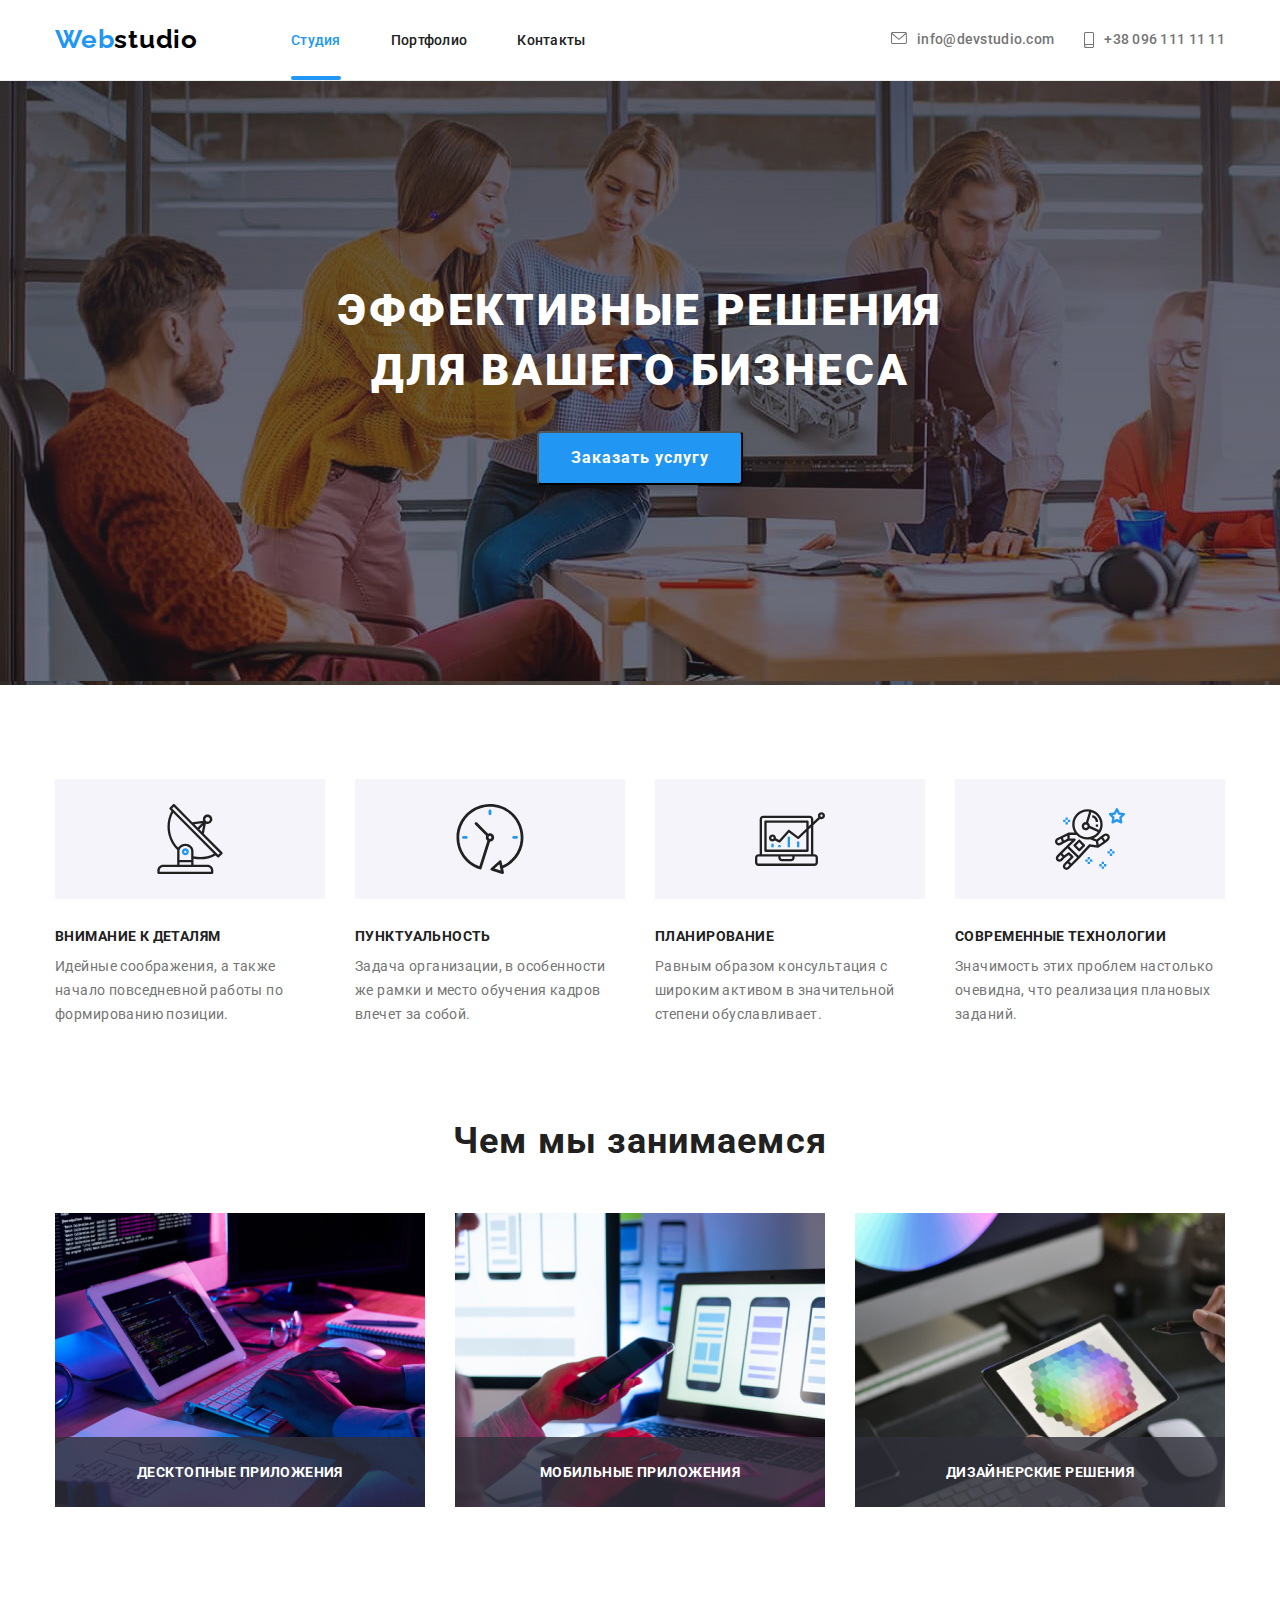
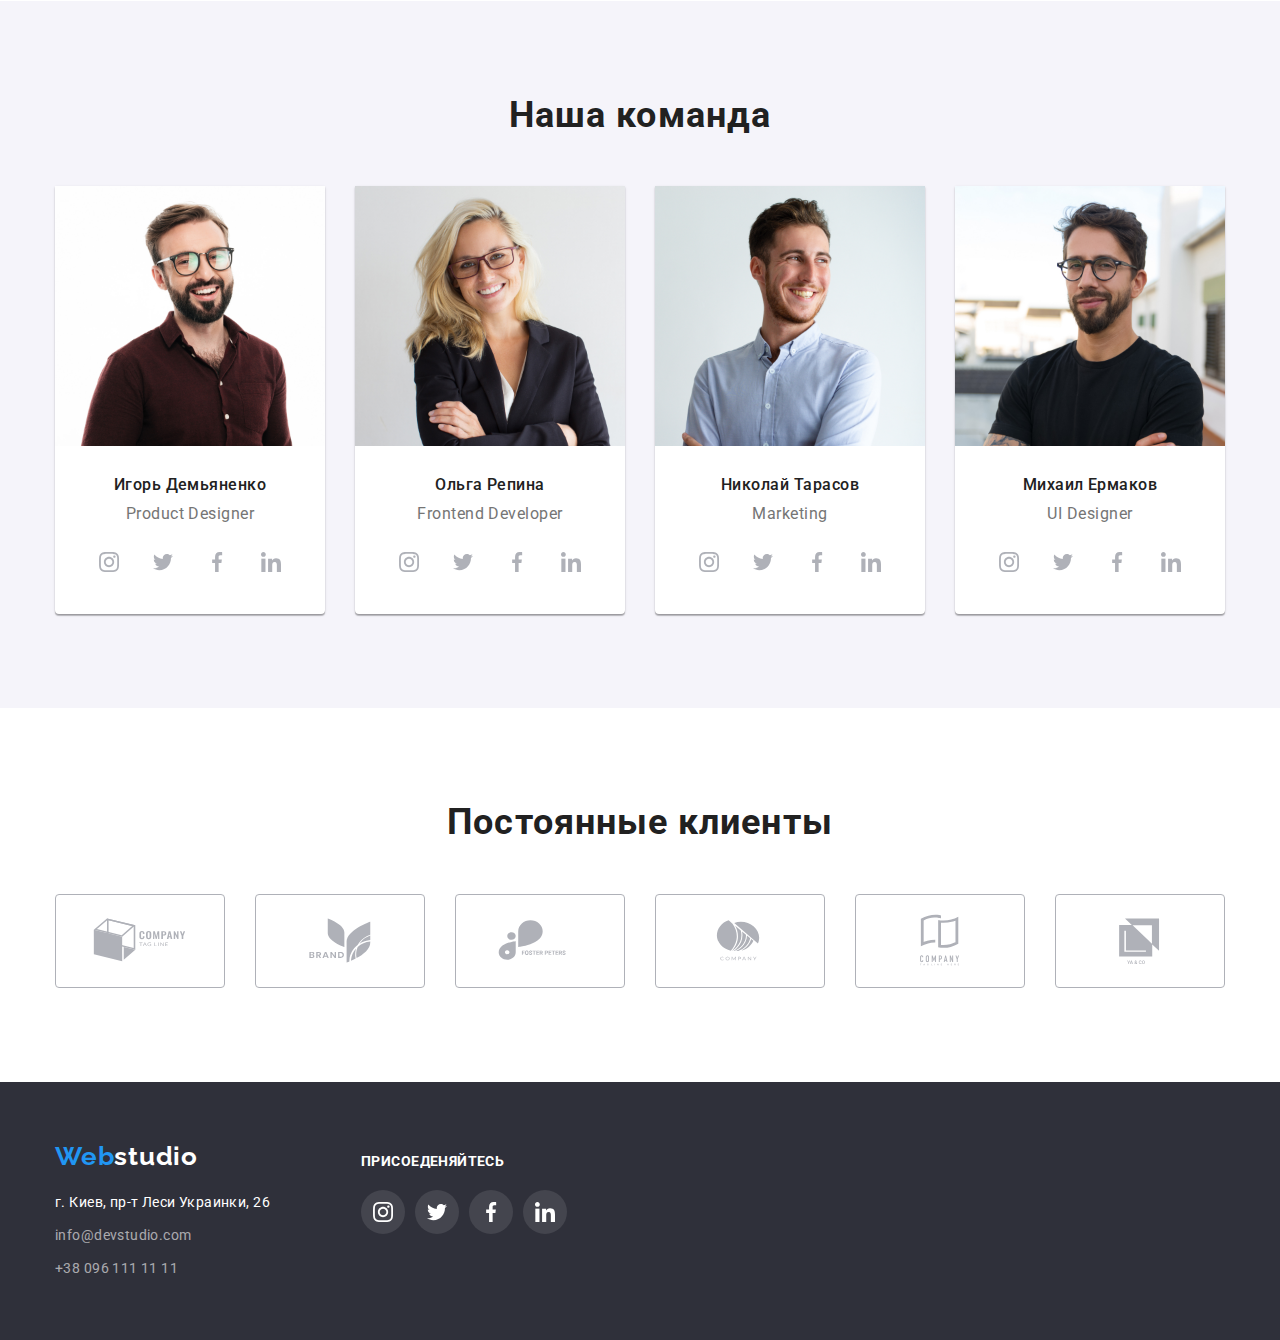
<file: index.html>
<!DOCTYPE html>
<html lang="en">
<head>
    <meta charset="UTF-8">
    <meta http-equiv="X-UA-Compatible" content="IE=edge">
    <meta name="viewport" content="width=device-width, initial-scale=1.0">
    <title>Document</title>
    <link rel="preconnect" href="https://fonts.googleapis.com">
    <link rel="preconnect" href="https://fonts.gstatic.com" crossorigin>
    <link href="https://fonts.googleapis.com/css2?family=Raleway:wght@700&family=Roboto:wght@400;500;700;900&display=swap"
        rel="stylesheet">
    <link rel="stylesheet" href="https://cdnjs.cloudflare.com/ajax/libs/modern-normalize/1.1.0/modern-normalize.min.css" />
    <link rel="stylesheet" href="./css/styles.css" />
</head>
<body>

<!-- Шапка страницы -->

    <header class="header">
        <div class="conteiner">
            <nav class="header-nav">
                <a href="#" class="logo">Web<span class="logo-icon">studio</span></a>
    
         <!-- Навигация на другие страницы -->
                <ul class="nav">
                    <li class="nav-item"><a href="./index.html" class="nav-pagination activ"> Студия</a></li>
                    <li class="nav-item"><a href="./portfolio.html" class="nav-pagination ">Портфолио</a></li>
                    <li class="nav-item"><a href="#" class="nav-pagination ">Контакты</a></li>
                </ul>
    
    
         <!-- Ссылка на вебсайт-->
                <div class="nav-box">
                    <a href="mailto:info@devstudio.com"
                     class="nav-all"><info@devstudio.com>
                        <svg class="svg-list" width="16" height="12">
                            <use href="./images/icons.svg/symbol-defs.svg#icon-envelope"></use>
                        </svg>info@devstudio.com</a>
        <!-- Ссылка на телефонный номер -->
                    <a href="tel:+380961111111"  class="nav-all-phone">
                     
                     <svg class="svg-list" width="10" height="16"> 
                        <use href="./images/icons.svg/symbol-defs.svg#icon-smartphone"></use>
                    </svg> +38 096 111 11 11</a>
                </div>
            </nav>
        </div>
    </header>

<!-- Уникальный контент страницы -->

    <main>
        <section class="hero">
            <h1 class="hero-title">Эффективные решения для вашего бизнеса</h1>
            <button type="button" class="hero-button" data-modal-open >Заказать услугу</button>
        </section>

<!-- Особенности -->

        <section class="section">
        <div class="conteiner">
            <ul class="special-container">
                <li class="special-box">
                    <div class="box-svg">
                    <svg class="svg" width="70" height="70"> 
                        <use href="./images/icons.svg/symbol-defs.svg#icon-antenna"></use>
                    </svg>
                    </div>
                <h3 class="title-list">Внимание к деталям</h3>
                <p class="title-text">Идейные соображения, а также начало повседневной работы по формированию позиции.</p>
                </li>
                <li class="special-box">
                    <div class="box-svg">
                        <svg class="svg" width="70" height="70">
                            <use href="./images/icons.svg/symbol-defs.svg#icon-clock"></use>
                        </svg>
                    </div>
                <h3 class="title-list">Пунктуальность</h3>
                <p class="title-text">Задача организации, в особенности же рамки и место обучения кадров влечет за собой.</p>
                </li>
                <li class="special-box">
                    <div class="box-svg">
                        <svg class="svg"  width="70" height="70">
                            <use href="./images/icons.svg/symbol-defs.svg#icon-diagram"></use>
                        </svg>
                    </div>
                <h3 class="title-list">Планирование</h3>
                <p class="title-text">Равным образом консультация с широким активом в значительной степени обуславливает.</p>
                </li>
                <li class="special-box">
                    <div class="box-svg">
                        <svg class="svg"  width="70" height="70">
                            <use href="./images/icons.svg/symbol-defs.svg#icon-astronaut"></use>
                        </svg>
                    </div>
                <h3 class="title-list">Современные технологии</h3>
                <p class="title-text">Значимость этих проблем настолько очевидна, что реализация плановых заданий.</p>
                </li>
            </ul>
        </div>
        </section>

<!-- Чем мы занимаемся -->

        <section class="section special-section">
        <div class="conteiner">
            <h2 class="work-title">Чем мы занимаемся</h2>
            <ul class="work-container">
                <li class="work-box">
                  <div class="shedow">
                    <h3 class="shedow-text">Десктопные приложения</h3>
                  </div>
                <img class="shedow-image" src="./images/box1.jpg" alt="работа 1"
                width="370" />
                </li>   
                <li class="work-box">
                  <div class="shedow">
                    <h3 class="shedow-text">Мобильные приложения</h3>
                  </div>
                <img src="./images/box2.jpg" alt="работа 2"
                 width="370" />
                </li>   
                <li class="work-box">
                <div class="shedow">
                    <h3 class="shedow-text">Дизайнерские решения</h3>
                </div>
                <img src="./images/box3.jpg" alt="работа 3"
                 width="370" />
                </li>
            </ul>
        </div>
        </section>

<!-- Наша команда -->

        <section class="section command ">
            <div class="conteiner">
                <h2 class="work-title">Наша команда</h2>
                <ul class="command-container">
                    <li class="command-box">
                        <img src="./images/foto1.jpg" alt="фотография Игоря Демьяненко"
                         width="270" height="260" />
                        <div class="list-box">
                        <h3 class="command-title-list">Игорь Демьяненко</h3>
                        <p class="command-title-text">Product Designer</p>
                        <ul class="social-box">
                            <li class="social-list">
                                <a href="#"class="social"><svg class="svg-list-ico" width="20" height="20">
                                    <use href="./images/icons.svg/symbol-defs.svg#icon-instagram-2"></use>
                                </svg></a>
                            </li>
                            <li class="social-list">
                                <a href="#" class="social"><svg class="svg-list-ico" width="20" height="20">
                                    <use href="./images/icons.svg/symbol-defs.svg#icon-twitter-1"></use>
                                    </svg></a>
                            </li>
                            <li class="social-list">
                                <a href="#" class="social"><svg class="svg-list-ico" width="20" height="20">
                                    <use href="./images/icons.svg/symbol-defs.svg#icon-facebook-1"></use>
                                    </svg></a>
                            </li>
                            <li class="social-list">
                                <a href="#" class="social"><svg class="svg-list-ico" width="20" height="20">
                                    <use href="./images/icons.svg/symbol-defs.svg#icon-linkedin-1"></use>
                                    </svg></a>
                            </li class="social-list">
                        </ul>
                        </div>
                    </li>
                    <li class="command-box">
                        <img src="./images/foto2.jpg" alt="фотография Ольги Репиной"
                        width="270" height="260" />
                        <div class="list-box">
                        <h3 class="command-title-list">Ольга Репина</h3>
                        <p class="command-title-text">Frontend Developer</p>
                        <ul class="social-box">
                            <li class="social-list">
                                <a href="#" class="social"><svg class="svg-list-ico" width="20" height="20">
                                    <use href="./images/icons.svg/symbol-defs.svg#icon-instagram-2"></use>
                                    </svg></a>
                            </li>
                            <li class="social-list">
                                <a href="#" class="social"><svg class="svg-list-ico" width="20" height="20">
                                    <use href="./images/icons.svg/symbol-defs.svg#icon-twitter-1"></use>
                                    </svg></a>
                            </li>
                            <li class="social-list">
                                <a href="#" class="social"><svg class="svg-list-ico" width="20" height="20">
                                    <use href="./images/icons.svg/symbol-defs.svg#icon-facebook-1"></use>
                                    </svg></a>
                            </li>
                            <li class="social-list">
                                <a href="#" class="social"><svg class="svg-list-ico" width="20" height="20">
                                    <use href="./images/icons.svg/symbol-defs.svg#icon-linkedin-1"></use>
                                    </svg></a>
                            </li class="social-list">
                        </ul>
                        </div>
                    </li>
                    <li class="command-box">
                        <img src="./images/foto3.jpg" alt="фотография Николая Тарасова"
                        width="270" height="260" />
                        <div class="list-box">
                        <h3 class="command-title-list">Николай Тарасов</h3>
                        <p class="command-title-text">Marketing</p>
                        <ul class="social-box">
                            <li class="social-list">
                                <a href="#" class="social"><svg class="svg-list-ico" width="20" height="20">
                                    <use href="./images/icons.svg/symbol-defs.svg#icon-instagram-2"></use>
                                    </svg></a>
                            </li>
                            <li class="social-list">
                                <a href="#" class="social"><svg class="svg-list-ico" width="20" height="20">
                                    <use href="./images/icons.svg/symbol-defs.svg#icon-twitter-1"></use>
                                    </svg></a>
                            </li>
                            <li class="social-list">
                                <a href="#" class="social"><svg class="svg-list-ico" width="20" height="20">
                                    <use href="./images/icons.svg/symbol-defs.svg#icon-facebook-1"></use>
                                    </svg></a>
                            </li>
                            <li class="social-list">
                                <a href="#" class="social"><svg class="svg-list-ico" width="20" height="20">
                                    <use href="./images/icons.svg/symbol-defs.svg#icon-linkedin-1"></use>
                                    </svg></a>
                            </li class="social-list">
                        </ul>
                        </div>
                    </li>
                    <li class="command-box">
                        <img src="./images/foto4.jpg" alt="фотография Михаила Ермакова"
                        width="270" height="260" />
                        <div class="list-box">
                        <h3 class="command-title-list">Михаил Ермаков</h3>
                        <p class="command-title-text">UI Designer</p>
                        <ul class="social-box">
                            <li class="social-list">
                                <a href="#" class="social"><svg class="svg-list-ico" width="20" height="20">
                                    <use href="./images/icons.svg/symbol-defs.svg#icon-instagram-2"></use>
                                    </svg></a>
                            </li>
                            <li class="social-list">
                                <a href="#" class="social"><svg class="svg-list-ico" width="20" height="20">
                                    <use href="./images/icons.svg/symbol-defs.svg#icon-twitter-1"></use>
                                    </svg></a>
                            </li>
                            <li class="social-list">
                                <a href="#" class="social"><svg class="svg-list-ico" width="20" height="20">
                                    <use href="./images/icons.svg/symbol-defs.svg#icon-facebook-1"></use>
                                    </svg></a>
                            </li>
                            <li class="social-list">
                                <a href="#" class="social"><svg class="svg-list-ico" width="20" height="20">
                                    <use href="./images/icons.svg/symbol-defs.svg#icon-linkedin-1"></use>
                                    </svg></a>
                            </li class="social-list">
                        </ul>
                        </div>
                    </li>
                </ul>
            </div>
        </section>
        <section class="section">
            <div class="conteiner">
                <h2 class="work-title">Постоянные клиенты</h2>
                <ul class="clients">
                  <li class="clients-box">
                      <a href="#" class="clients-list"><svg class="clients-svg" width="106" height="60">
                        <use href="./images/icons.svg/symbol-defs.svg#icon-logo"></use>
                      </svg></a>
                  </li>
                <li class="clients-box">
                    <a href="#" class="clients-list"><svg class="clients-svg" width="106" height="60">
                            <use href="./images/icons.svg/symbol-defs.svg#icon-logo-1"></use>
                        </svg></a>
                </li>
                <li class="clients-box">
                    <a href="#" class="clients-list"><svg class="clients-svg" width="106" height="60">
                            <use href="./images/icons.svg/symbol-defs.svg#icon-logo-2"></use>
                        </svg></a>
                </li>
                <li class="clients-box">
                    <a href="#" class="clients-list"><svg class="clients-svg" width="106" height="60">
                            <use href="./images/icons.svg/symbol-defs.svg#icon-logo-3"></use>
                        </svg></a>
                </li>
                <li class="clients-box">
                    <a href="#" class="clients-list"><svg class="clients-svg" width="106" height="60">
                            <use href="./images/icons.svg/symbol-defs.svg#icon-logo-4"></use>
                        </svg></a>
                </li>
                <li class="clients-box">
                    <a href="#" class="clients-list"><svg class="clients-svg" width="106" height="60">
                            <use href="./images/icons.svg/symbol-defs.svg#icon-logo-5"></use>
                        </svg></a>
                </li>
                </ul>
            </div>
        </section>
    </main>

<!-- футер -->

    <footer class="footer">
     <div class="conteiner foot ">
        <div class="logo-address">
            <a href="#" class="logo">Web<span class="logo-icon-color">studio</span></a>
            <address class="address">
                <p class="address-text">г. Киев, пр-т Леси Украинки, 26</p>
                <a href="mailto:info@devstudio.com" class="address-all">info@devstudio.com</a>
                <a href="tel:+380961111111" class="address-all-phone">+38 096 111 11 11</a>
            </address>
        </div>
        <div class="call">
            <h3 class="call-title">Присоеденяйтесь</h3>
            <ul class="call-content">
                <li class="call-icon">
                    <a href="#" class="call-list"><svg class="call-svg" width="20" height="20">
                            <use href="./images/icons.svg/symbol-defs.svg#icon-instagram-2"></use>
                        </svg></a>
                </li>
                <li class="call-icon">
                    <a href="#" class="call-list"><svg class="call-svg" width="20" height="20">
                            <use href="./images/icons.svg/symbol-defs.svg#icon-twitter-1"></use>
                        </svg></a>
                </li>
                <li class="call-icon">
                    <a href="#" class="call-list"><svg class="call-svg" width="20" height="20">
                            <use href="./images/icons.svg/symbol-defs.svg#icon-facebook-1"></use>
                        </svg></a>
                </li>
                <li class="call-icon">
                    <a href="#" class="call-list"><svg class="call-svg" width="20" height="20">
                            <use href="./images/icons.svg/symbol-defs.svg#icon-linkedin-1"></use>
                        </svg></a>
                </li class="social-list">
            </ul>
        </div>
     </div>
    </footer>

<!-- модальное окно -->

<div class="backdrop is-hidden" data-modal>
    <div class="modal">
<button type="button" class="close-btn" data-modal-close>
    <svg class="modai-svg" width="11" height="11">
        <use href="./images/icons.svg/symbol-defs.svg#icon-close-black-18dp-2-1"></use>
    </svg>
</button>
    </div>
</div>










<script src="./js/modal.js"></script>
</body>
</html>
</file>
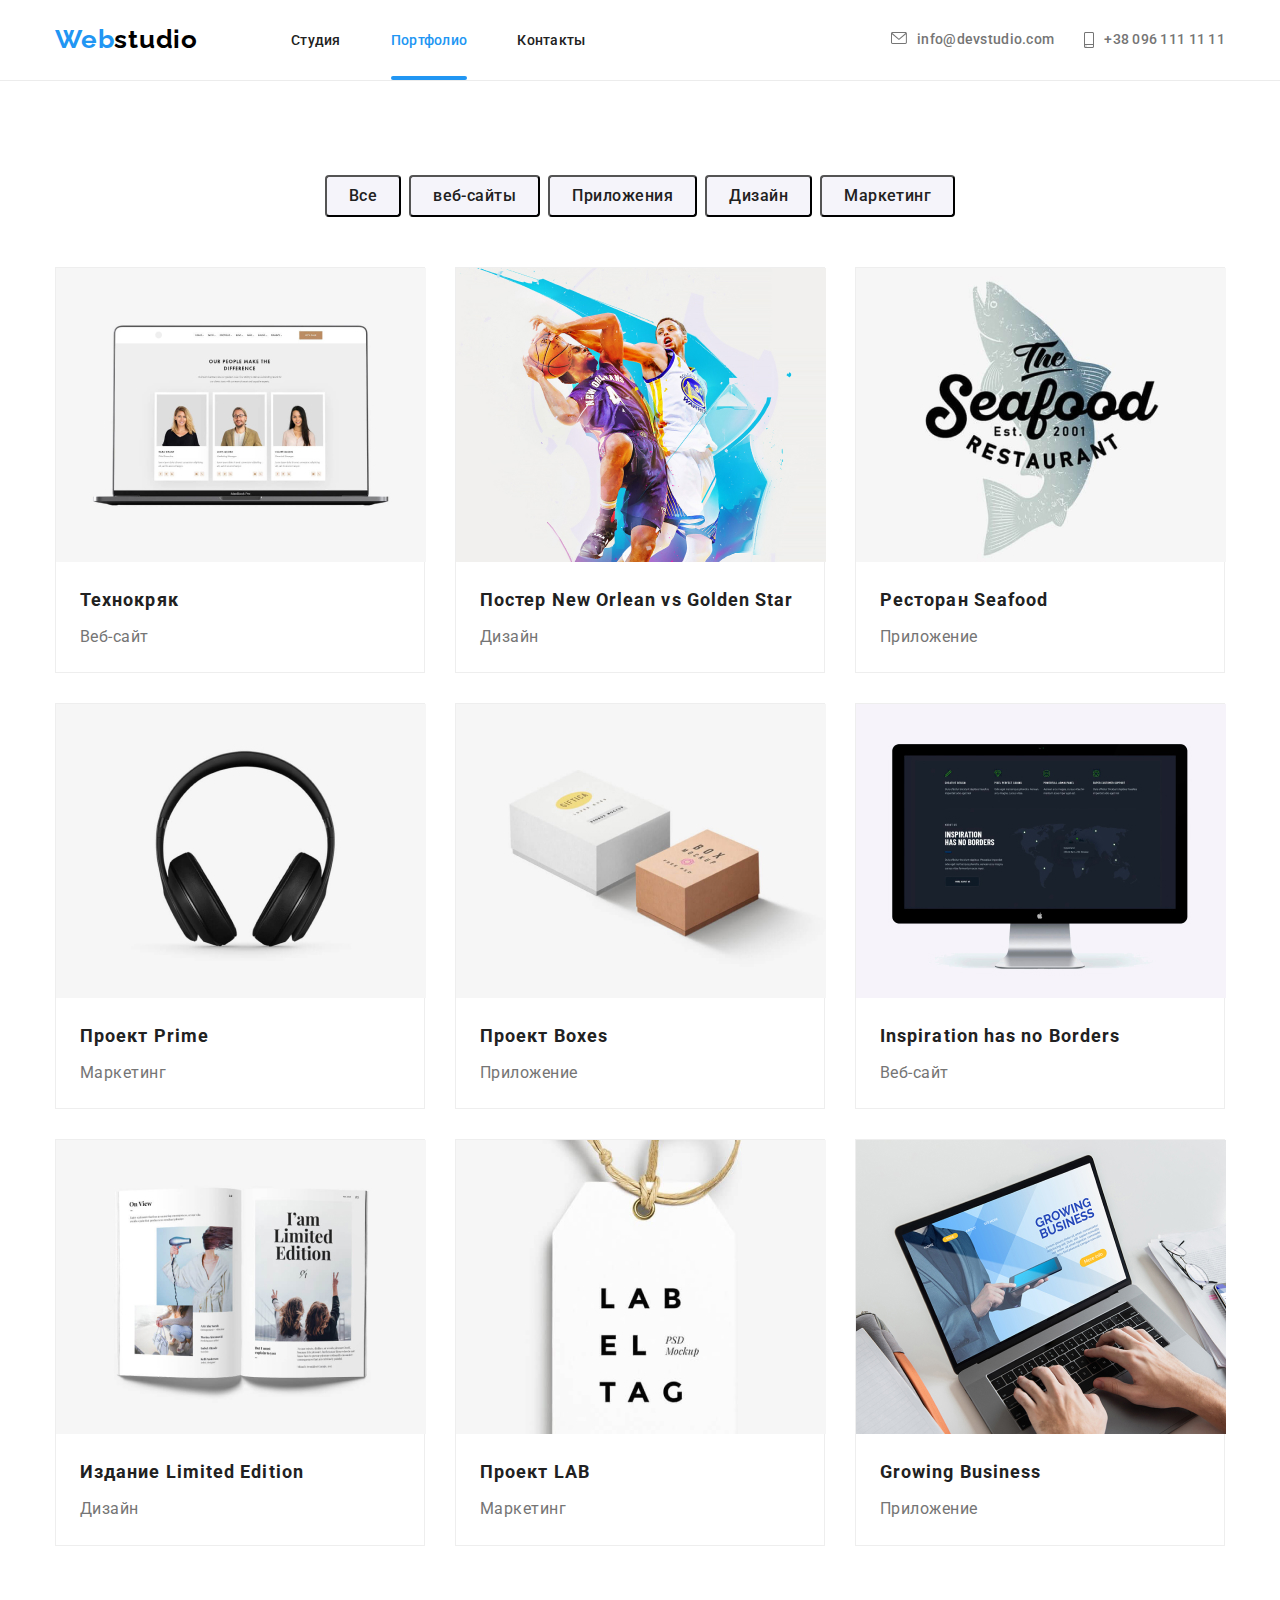
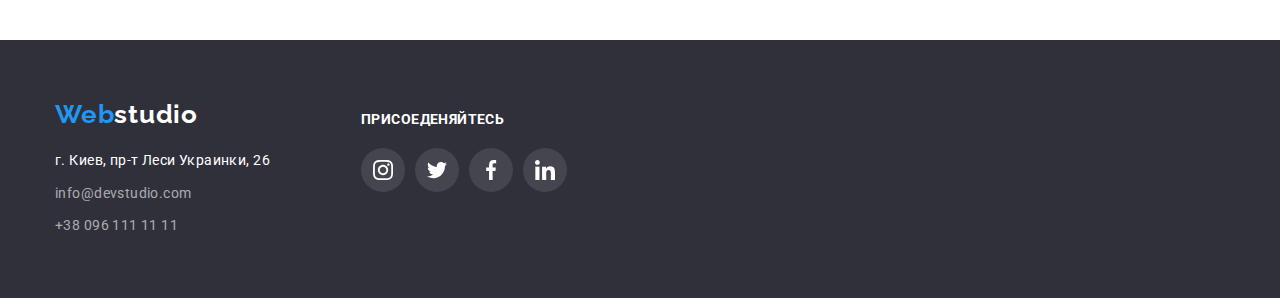
<file: portfolio.html>
<!DOCTYPE html>
<html lang="en">
<head>
    <meta charset="UTF-8">
    <meta http-equiv="X-UA-Compatible" content="IE=edge">
    <meta name="viewport" content="width=device-width, initial-scale=1.0">
    <title>Document</title>
    <link rel="preconnect" href="https://fonts.googleapis.com">
    <link rel="preconnect" href="https://fonts.gstatic.com" crossorigin>
    <link href="https://fonts.googleapis.com/css2?family=Raleway:wght@700&family=Roboto:wght@400;500;700;900&display=swap"
        rel="stylesheet">
    <link rel="stylesheet" href="https://cdnjs.cloudflare.com/ajax/libs/modern-normalize/1.1.0/modern-normalize.min.css" />
    <link rel="stylesheet" href="./css/styles.css" />
</head>
<body>
<!-- Шапка страницы -->
    <header class="header">
        <div class="conteiner">
            <nav class="header-nav">
                <a href="#" class="logo">Web<span class="logo-icon">studio</span></a>
    
                <!-- Навигация на другие страницы -->
                <ul class="nav">
                    <li class="nav-item"><a href="./index.html" class="nav-pagination"> Студия</a></li>
                    <li class="nav-item"><a href="./portfolio.html" class="nav-pagination activ">Портфолио</a></li>
                    <li class="nav-item"><a href="#" class="nav-pagination">Контакты</a></li>
                </ul>
    
    
     <!-- Ссылка на вебсайт-->
                <div class="nav-box">
                    <a href="mailto:info@devstudio.com" class="nav-all">
                        <info@devstudio.com>
                            <svg class="svg-list" width="16" height="12">
                                <use href="./images/icons.svg/symbol-defs.svg#icon-envelope"></use>
                            </svg>info@devstudio.com</a>
     <!-- Ссылка на телефонный номер -->
                    <a href="tel:+380961111111" class="nav-all-phone">
                
                        <svg class="svg-list" width="10" height="16">
                            <use href="./images/icons.svg/symbol-defs.svg#icon-smartphone"></use>
                        </svg> +38 096 111 11 11</a>
                </div>
            </nav>
        </div>
    </header>
<!-- Уникальный контент страницы -->
    <main>
        <section class="section">
            <div class="conteiner">
                <h1 class="title-promo" hidden>Портфолио</h1>
                <ul class="main-btn">
                    <li class="button-list"><button type="button" class="main-button">Все</button></li>
                    <li class="button-list"><button type="button" class="main-button">веб-сайты</button></li>
                    <li class="button-list"><button type="button" class="main-button">Приложения</button></li>
                    <li class="button-list"><button type="button" class="main-button">Дизайн</button></li>
                    <li class="button-list"><button type="button" class="main-button">Маркетинг</button></li>

                </ul>
            </div>
<!-- Галерея работ -->
        <div class="conteiner">
            <h2 class="title"hidden>Галерея работ</h2>
            <ul class="main-container">
                <li class="main-image">
                    <a class="card-text-list" href="">
                    <div class="overlay">
                        <img  src="./images/img1.jpg" alt="Веб-сайт Технокряк" width="370" >
                        <p class="overlay-text">Технокряк это современная площадка распространения коронавируса. Компании используют эту платформу для цифрового
                        шпионажа и атак на защищённые сервера конкурентов.</p>
                    </div>
                     <div class="card-text">
                        <h3 class="main-title-list">Технокряк</h3>
                        <p class="main-title-text">Веб-сайт</p>
                     </div>
                    </a>
                </li>
                <li class="main-image">
                    <a class="card-text-list" href="">
                    <div class="overlay">
                        <img src="./images/img2.jpg" alt="Постер" width="370" />
                        <p class="overlay-text">Технокряк это современная площадка распространения коронавируса. Компании используют эту
                            платформу для цифрового
                            шпионажа и атак на защищённые сервера конкурентов.</p>
                    </div>
                    
                     <div class="card-text">
                        <h3 class="main-title-list">Постер New Orlean vs Golden Star</h3>
                        <p class="main-title-text">Дизайн</p>
                     </div>
                    </a>
                </li>
                <li class="main-image">
                    <a class="card-text-list" href="">
                        <div class="overlay">
                            <img src="./images/img3.jpg" alt="Приложение Ресторан" width="370" />
                            <p class="overlay-text">Технокряк это современная площадка распространения коронавируса. Компании используют эту
                                платформу для цифрового
                                шпионажа и атак на защищённые сервера конкурентов.</p>
                        </div>
                    
                     <div class="card-text">
                        <h3 class="main-title-list">Ресторан Seafood</h3>
                        <p class="main-title-text">Приложение</p>
                     </div>
                    </a>
                    
                </li>
                <li class="main-image">
                    <a class="card-text-list" href="">
                        <div class="overlay">
                            <img src="./images/img4.jpg" alt="Наушники" width="370" />
                            <p class="overlay-text">Технокряк это современная площадка распространения коронавируса. Компании используют эту
                                платформу для цифрового
                                шпионажа и атак на защищённые сервера конкурентов.</p>
                        </div>
                    
                     <div class="card-text">
                        <h3 class="main-title-list">Проект Prime</h3>
                        <p class="main-title-text">Маркетинг</p>
                     </div>
                    </a>
                </li>
                <li class="main-image">
                    <a class="card-text-list" href="">
                        <div class="overlay">
                            <img src="./images/img5.jpg" alt="Две коробки" width="370"/>
                            <p class="overlay-text">Технокряк это современная площадка распространения коронавируса. Компании используют эту
                                платформу для цифрового
                                шпионажа и атак на защищённые сервера конкурентов.</p>
                        </div>
                    
                     <div class="card-text">
                        <h3 class="main-title-list">Проект Boxes</h3>
                        <p class="main-title-text">Приложение</p>
                     </div>
                    </a>
                </li>
                <li class="main-image">
                    <a class="card-text-list" href="">
                        <div class="overlay">
                            <img src="./images/img6.jpg" alt="Сайт для компьютера" width="370" />
                            <p class="overlay-text">Технокряк это современная площадка распространения коронавируса. Компании используют эту
                                платформу для цифрового
                                шпионажа и атак на защищённые сервера конкурентов.</p>
                        </div>
                    
                     <div class="card-text">
                        <h3 class="main-title-list">Inspiration has no Borders</h3>
                        <p class="main-title-text">Веб-сайт</p>
                     </div>
                    </a>
                </li>
                <li class="main-image">
                    <a class="card-text-list" href="">
                        <div class="overlay">
                            <img src="./images/img7.jpg" alt="Книга" width="370" />
                            <p class="overlay-text">Технокряк это современная площадка распространения коронавируса. Компании используют эту
                                платформу для цифрового
                                шпионажа и атак на защищённые сервера конкурентов.</p>
                        </div>
                    
                     <div class="card-text">
                        <h3 class="main-title-list">Издание Limited Edition</h3>
                        <p class="main-title-text">Дизайн</p>
                     </div>
                    </a>
                </li>
                <li class="main-image">
                    <a class="card-text-list" href="">
                        <div class="overlay">
                            <img src="./images/img8.jpg" alt="Название проэкта" width="370"/>
                            <p class="overlay-text">Технокряк это современная площадка распространения коронавируса. Компании используют эту
                                платформу для цифрового
                                шпионажа и атак на защищённые сервера конкурентов.</p>
                        </div>
                    
                     <div class="card-text">
                        <h3 class="main-title-list">Проект LAB</h3>
                        <p class="main-title-text">Маркетинг</p>
                     </div>
                    </a>
                </li>
                <li class="main-image">
                    <a class="card-text-list" href="">
                        <div class="overlay">
                           <img src="./images/img9.jpg" alt="Приложение для компьютера"
                            width="370"/>
                            <p class="overlay-text">Технокряк это современная площадка распространения коронавируса. Компании используют эту
                                платформу для цифрового
                                шпионажа и атак на защищённые сервера конкурентов.</p>
                        </div>
                     <div class="card-text">
                        <h3 class="main-title-list">Growing Business</h3>
                        <p class="main-title-text">Приложение</p>
                     </div>
                    </a>
                </li>
            </ul>
        </div>
      </section>
    </main>
<!-- футер -->
    <footer class="footer">
        <div class="conteiner foot ">
            <div class="logo-address">
                <a href="#" class="logo">Web<span class="logo-icon-color">studio</span></a>
                <address class="address">
                    <p class="address-text">г. Киев, пр-т Леси Украинки, 26</p>
                    <a href="mailto:info@devstudio.com" class="address-all">info@devstudio.com</a>
                    <a href="tel:+380961111111" class="address-all-phone">+38 096 111 11 11</a>
                </address>
            </div>
            <div class="call">
                <h3 class="call-title">Присоеденяйтесь</h3>
                <ul class="call-content">
                    <li class="call-icon">
                        <a href="#" class="call-list"><svg class="call-svg" width="20" height="20">
                                <use href="./images/icons.svg/symbol-defs.svg#icon-instagram-2"></use>
                            </svg></a>
                    </li>
                    <li class="call-icon">
                        <a href="#" class="call-list"><svg class="call-svg" width="20" height="20">
                                <use href="./images/icons.svg/symbol-defs.svg#icon-twitter-1"></use>
                            </svg></a>
                    </li>
                    <li class="call-icon">
                        <a href="#" class="call-list"><svg class="call-svg" width="20" height="20">
                                <use href="./images/icons.svg/symbol-defs.svg#icon-facebook-1"></use>
                            </svg></a>
                    </li>
                    <li class="call-icon">
                        <a href="#" class="call-list"><svg class="call-svg" width="20" height="20">
                                <use href="./images/icons.svg/symbol-defs.svg#icon-linkedin-1"></use>
                            </svg></a>
                    </li class="social-list">
                </ul>
            </div>
        </div>
    </footer>
    
</body>
</html>
</file>
<file: css/styles.css>
:root{
--text-primary: #212121;
--text-secondary: #757575;
--theme-color: #2196F3;
--primary-font: roboto,sans-serif;
--primary-white-color: #ffffff;
--icons-color: #AFB1B8;
--bezier-time:250ms cubic-bezier(0.4, 0, 0.2, 1);
}

body{
  font-family: var(--primary-font);
  color: var(--text-primary);
  background-color: var(--primary-white-color);
}

.conteiner{
  width: 1200px;
  margin-left: auto;
  margin-right: auto;
  padding-left: 15px;
  padding-right: 15px;


}
img{
  display: block;
  max-width: 100%;
  height: auto;
}

ul,ol{
  list-style: none;
  padding: 0;
}


/* Шапка страницы */


.header{
border-bottom: 1px solid #ECECEC;

}
.logo{
  margin-top: 0;
  margin-bottom: 0;
  margin-right: 93px;
  font-family: Raleway;
  font-weight: bold;
  font-size: 26px;
  line-height: 1.12;
  letter-spacing: 0.03em;    
  color: var(--theme-color);
  text-decoration: none;
}

.logo-icon{
  font-family: Raleway;
  font-weight: bold;
  font-size: 26px;
  line-height: 1.12;
  letter-spacing: 0.03em;    
  color: #000000;
  text-decoration: none;
}

.logo-icon-color{
  margin-top: 0;
  margin-bottom: 20px;    
  font-family: Raleway;
  font-weight: bold;
  font-size: 26px;
  line-height: 1.12;
  letter-spacing: 0.03em;    
  color: var(--primary-white-color);
  text-decoration: none;
}

.header-nav{
  display: flex;
  flex-wrap: wrap;
  align-items: center;
  padding: 0;
}

/* Навигация на другие страницы */


.nav{
  display: flex;
  margin-top: 0;
  margin-bottom: 0;
}
.nav-item:not(:last-child){
  margin-right: 50px;
}

.nav-pagination{
  position: relative;
  padding-top: 32px;
  padding-bottom: 32px;
  font-weight: 500;
  font-size: 14px;
  line-height: 1.14;
  text-decoration: none;
  color: var(--text-primary);
  letter-spacing: 0.02em;
  transition: color var(--bezier-time);
 
}
.nav-pagination:hover,
.nav-pagination:focus{
  color: var(--theme-color);
     
}
.activ{
  color: var(--theme-color);
  transition: color var(--bezier-time);
}
.activ::before{
  content: "";
  position: absolute;
  bottom: 0;
  background-color: var(--theme-color);
  border-radius: 2px;
  height: 4px;
  display: inline-block;
  width: 100%;
}

/* Ссылка на вебсайт,телефонный номер */


.nav-box{
  display: flex;
  align-items: center;
  margin-left: auto;

}

.nav-all{
  display: flex;
  align-items: center;
  margin-right: 30px;
  padding-top: 32px;
  padding-bottom: 32px;
  font-weight: 500;
  font-size: 14px;
  line-height: 1.14;
  text-decoration: none;
  color: var(--text-secondary);
  letter-spacing: 0.02em;
  transition: color var(--bezier-time);
}
.nav-all:hover,
.nav-all:focus{
  color: var(--theme-color);
}
 

.svg-list{
  fill: var(--text-secondary);
  margin-right: 10px;
  transition: fill var(--bezier-time);
}

.svg-list:hover,
.svg-list:focus{
  fill: var(--theme-color);
}
.nav-all:hover .svg-list,
.nav-all:focus .svg-list{
  fill: var(--theme-color);
  transition: fill var(--bezier-time);
}
.nav-all-phone{
  display: flex;
  align-items: center;
  padding-top: 32px;
  padding-bottom: 32px;
  font-weight: 500;
  font-size: 14px;
  line-height: 1.14;
  text-decoration: none;
  color: var(--text-secondary);
  letter-spacing: 0.02em;
  transition: color var(--bezier-time);
}

.nav-all-phone:hover,
.nav-all-phone:focus{
  color: var(--theme-color);   
}
.nav-all-phone:hover .svg-list,
.nav-all-phone:focus .svg-list{
  fill: var(--theme-color);
  transition: fill var(--bezier-time);
}

/* Уникальный контент страницы */


.hero{
  display: block;
  margin-left: auto;
  margin-right: auto;
  text-align: center;
  padding-top: 200px;
  padding-bottom: 200px;
  background: #C4C4C4;
  background-image: linear-gradient( rgba(47, 48, 58, 0.5),
   rgba(47, 48, 58, 0.3)), url(../images/hero.jpg);
  max-width: 1600px;
}

.hero-title{
  width: 696px;
  text-align: center;
  margin: 0 auto 30px auto;
  font-weight: 900;
  font-size: 44px;
  line-height: 1.36;
  color: var(--primary-white-color);
  letter-spacing: 0.06em;
  text-transform: uppercase;
}

.hero-button{
  align-items: center;
  box-shadow: 0px 4px 4px rgba(0, 0, 0, 0.15);
  border-radius: 4px;
  cursor: pointer;
  background: var(--theme-color);
  color: var(--primary-white-color);
  font-weight: bold;
  padding: 10px 32px;
  font-size: 16px;
  line-height: 1.9;
  letter-spacing: 0.06em;
}
/* модальное окно */

.backdrop{
  position: fixed;
  top: 0;
  left: 0;
  width: 100%;
  height: 100%;
  background-color: rgba(0, 0, 0, 0.2);

  opacity: 1;
  transition: opacity var(--bezier-time);
}
.backdrop.is-hidden{
  opacity: 0;
  pointer-events: none;
  visibility: hidden;
}

.backdrop.is-hedden .modal{
 transform: translate(-50%, -50%) scale(1.1);
}
.modal{
  position: absolute;
  top: 50%;
  left: 50%;
  width: 528px;
  height: 581px;
  transform: translate(-50%,-50%) scale(1);

  transition: transform  var(--bezier-time);
  
  background: var(--primary-white-color);
  box-shadow: 4px;
  box-shadow: 0px 1px 3px rgba(0, 0, 0, 0.12), 0px 1px 1px
   rgba(0, 0, 0, 0.14), 0px 2px 1px rgba(0, 0, 0, 0.2);
  border-radius: 4px;
}
.close-btn{
  position: absolute;
  top: 8px;
  right: 8px;
  padding: 0;
  width: 30px;
  height: 30px;
  background: #FFFFFF;
  border: 1px solid rgba(0, 0, 0, 0.1);
  box-sizing: border-box;
  border-radius: 50%;
   display: flex;
  align-items: center;
  justify-content: center;
  cursor: pointer;
}

/* Особенности */
.section{
  padding-top: 94px;
  padding-bottom: 94px;
}

.special-container{
  display: flex;
  margin-top: 0;
  margin-bottom: 0;
}

.special-section{
  padding-top: 0;
}

.special-box{
  flex-wrap: wrap;
  width: 270px;
}

.box-svg{
  display: flex;
  align-items: center;
  justify-content: center;
  margin-bottom: 30px;
  padding: 25px 0;
  width: 270px;
  background-color: #F5F4FA;
}

.special-box:not(:last-child){
  margin-right: 30px;}

.title-list{
  margin-top: 0;
  margin-bottom: 10px;
  font-weight: bold;
  font-size: 14px;
  line-height: 1.14;
  letter-spacing: 0.03em;
  text-transform: uppercase;
  color: var(--text-primary);
}

.title-text{
  margin-top: 0;
  margin-bottom: 0;
  font-size: 14px;
  line-height: 1.71;
  letter-spacing: 0.03em;
  color: var(--text-secondary);
}


/* Чем мы занимаемся */

.work-title{
  margin-top: 0;
  margin-bottom: 50px;
  font-weight: bold;
  font-size: 36px;
  line-height: 1.16;
  text-align: center;
  letter-spacing: 0.03em;
  color: var(--text-primary);
}

.work-container{
  display: flex;
  margin-top: 0;
  margin-bottom: 0;
}
.work-box{
 position: relative;
}

.work-box:not(:last-child){
  margin-right: 30px;
  
}
.shedow-text{
 font-style: normal;
font-weight: bold;
margin: 0;
font-size: 14px;
line-height: 16px;
text-align: center;
letter-spacing: 0.03em;
text-transform: uppercase;
color: #FFFFFF;
}
.shedow{
 position: absolute;
 bottom: 0;
 left: 0;
 right: 0;
 padding: 27px;
 background: rgba(47, 48, 58, 0.8); 
}

/* Наша команда */


.command-container{
  display: flex;
  margin-top: 0;
  margin-bottom: 0;
}

.command-box{
 text-align: center;
 background: var(--primary-white-color);

  box-shadow: 0px 1px 3px rgba(0, 0, 0, 0.12), 0px 1px 1px rgba(0, 0, 0, 0.14), 0px 2px 1px rgba(0, 0, 0, 0.2);
  border-radius: 0px 0px 4px 4px;
}

.command-box:not(:last-child){
  margin-right: 30px;}
.command{
  background: rgba(245, 244, 250, 1);
}
.command-title-list{

  margin-top: 0px;
  margin-bottom: 10px;
  font-weight: 500;
  font-size: 16px;
  line-height: 1.18;
  letter-spacing: 0.03em;
  color: var(--text-primary);
}

.command-title-text{
  margin-top: 0;
  margin-bottom: 16px;
  font-size: 16px;
  line-height: 1.18;
  letter-spacing: 0.03em;
  color: var(--text-secondary);
}

.list-box{
  padding: 30px 32px;
}

.social-box{
  display: flex;
  justify-content: center;
  align-items: center;
  list-style: none;
}

.social-list{
  display: flex;
  justify-content: center;
  align-items: center;

}
.social-list:not(:last-child){
  margin-right: 10px;}

.social{
  display: flex;
  justify-content: center;
  align-items: center;
  list-style: none;
  border-radius: 50%;
  width: 44px;
  height: 44px;
  transition: background-color var(--bezier-time);
}
.svg-list-ico{
  fill: var(--icons-color);
  margin: 0;
}
.social:hover,
.social:focus{
  background-color: var(--theme-color);
  
}
.social:hover .svg-list-ico,
.social:focus .svg-list-ico{
  fill: var(--primary-white-color);
  transition: var(--bezier-time); 
}

/* постоянные клиенты */

.clients{
  display: flex;
  margin: 0;
}

.clients-box{
  width: 170px;
  border: 1px solid var(--icons-color);
  border-radius: 4px;
}

.clients-box:not(:last-child){
  margin-right: 30px;}

.clients-list{
  display: flex;
  justify-content: center;
  align-items: center;
  
  padding: 16px 32px;
  list-style: none;
  transition: border var(--bezier-time);;
}
.clients-svg{
  fill: var(--icons-color);
  transition: fill var(--bezier-time);
}
.clients-list:hover,
.clients-list:focus{
  border: 1px solid var(--theme-color);
  
}
.clients-list:hover .clients-svg,
.clients-list:focus .clients-svg{
  fill: var(--theme-color);
  
}


/* футер */
.foot{
  display: flex;  
}
.footer{
  padding-top: 60px;
  padding-bottom: 60px;
  background: #2F303A;
}
.address{

 font-style: normal   
}

.address-all{
  display: block;
  margin-bottom: 9px;
  font-weight: normal;
  text-decoration: none;    
  font-size: 14px;
  line-height: 1.7;
  letter-spacing: 0.03em;
  color: rgba(255, 255, 255, 0.6);   
}
.address-all-phone{
  display: block;
  font-weight: normal;
  text-decoration: none;    
  font-size: 14px;
  line-height: 1.7;
  letter-spacing: 0.03em;
  color: rgba(255, 255, 255, 0.6);
}
p.address-text{
  margin-top: 20px;
  margin-bottom: 9px;    
}
.address-text{    
  margin-top: 0px;
  margin-bottom: 9px;
  font-weight: normal;    
  font-size: 14px;
  line-height: 1.7;
  letter-spacing: 0.03em;
  color: var(--primary-white-color);   
}
/* футер соц.сети */
.call{
  display: flex;
  flex-direction: column;
  width: 206px;
  margin-left: 70px;
  margin-top: 0;
  padding: 72px auto 100px 72px;
}


.call-title{

  font-family: Roboto;  
  font-weight:  bold;
  font-style: normal;
  font-size: 14px;
  line-height: 1.14;
  letter-spacing: 0.03em;
  text-transform: uppercase;
  color: var(--primary-white-color);
  margin-bottom: 20px;
  margin-top: 12px;

}
.call-content{
  display: flex;
  justify-content: center;
  align-items: center;
  list-style: none;
  margin: 0;
}


.call-icon{
  display: flex;
  justify-content: center;
  align-items: center;

}

.call-icon:not(:last-child){
margin-right: 10px;}

.call-list{
  display: flex;
  justify-content: center;
  align-items: center;

  border-radius: 50%;
  background: rgba(255, 255, 255, 0.1);
  width: 44px;
  height: 44px;
  transition: background-color var(--bezier-time);  
}
.call-svg{
  fill: var(--primary-white-color);
  margin: 0;

}
.call-list:hover,
.call-list:focus{
  background-color: 
rgba(33, 150, 243, 1);

}



/* Партфолио */

.main-button{
  display: inline-block;
  font-family: Roboto;    
  background: #F5F4FA;

  padding: 6px 22px;
  border-radius: 4px;    
  font-weight: 500;
  font-size: 16px;
  line-height: 1.6;
  text-align: center;
  letter-spacing: 0.03em;
  color: var(--text-primary);
  cursor: pointer;
  transition: var(--bezier-time);    
}

.main-button:hover,
.main-button:focus{
  background: #2196F3;
  box-shadow: 0px 3px 1px rgba(0, 0, 0, 0.1), 0px 1px 2px rgba(0, 0, 0, 0.08), 0px 2px 2px rgba(0, 0, 0, 0.12);
  border-radius: 4px;
  font-weight: 500px;
  font-size: 16px;
  line-height: 1.6;
  text-align: center;
  letter-spacing: 0.03em;
  color: var(--primary-white-color);

}
.main-btn{
  display: flex;
  justify-content: center;
  margin-top: 0;
  margin-bottom: 50px;
}
.button-list:not(:last-child){
  margin-right: 8px;
}
.main-title-list{
  margin-top: 0;
  margin-bottom: 4px;
  font-weight: bold;
  font-size: 18px;
  line-height: 2.0;
  letter-spacing: 0.06em;
  color: var(--text-primary);


}
.main-title-text{
  margin-top: 0;
  margin-bottom: 0;
  text-decoration: none;
  font-size: 16px;
  line-height: 1.9;
  letter-spacing: 0.03em;
  color: var(--text-secondary);
}

.main-container{

  margin-top: 0;
  margin-bottom: 0;
  padding: 0;
  display: flex;
  flex-wrap: wrap;
}
.main-image{
  width: 370px;
  margin-right: 30px;
  margin-bottom: 30px;
  border: 1px solid #EEEEEE;
  
}
.main-image:nth-child(3n){
  margin-right: 0;
}
.main-image:nth-last-child(-n+3){
 margin-bottom: 0; 
}
.card-text-list:hover,
.card-text-list:focus{
  box-shadow: 0px 1px 1px rgba(0, 0, 0, 0.12), 0px 4px 4px 
  rgba(0, 0, 0, 0.06), 1px 4px 6px rgba(0, 0, 0, 0.16);
  

}
.card-text{
  padding-top: 20px;
  padding-left: 24px;
  padding-bottom: 20px;
  padding-right: 24px;

}
.card-text-list{
  display: block;
  width: 370px;
  transition: var(--bezier-time);
  text-decoration: none;
}
.overlay{
  position: relative;
  overflow: hidden;
  display: flex;
}
.overlay-text{

  position: absolute;
  top: 0;
  left: 0;
  height: 100%;
  width: 100%;
  font-size: 18px;
  line-height: 1.56;
  letter-spacing: 0.03em;
  padding: 63px 24px;
  margin: 0;
  transform: translateY(101%); 
  transition: transform  var(--bezier-time);
  background: rgba(33, 150, 243, 0.9);
  color: var(--primary-white-color);
}
.overlay-text:hover, 
.overlay-text:focus{
 transform: translateY(0);
}
.card-text-list:hover .overlay-text,
.card-text-list:focus .overlay-text {
 transform: translateY(0);
 overflow: visible;

}
</file>
